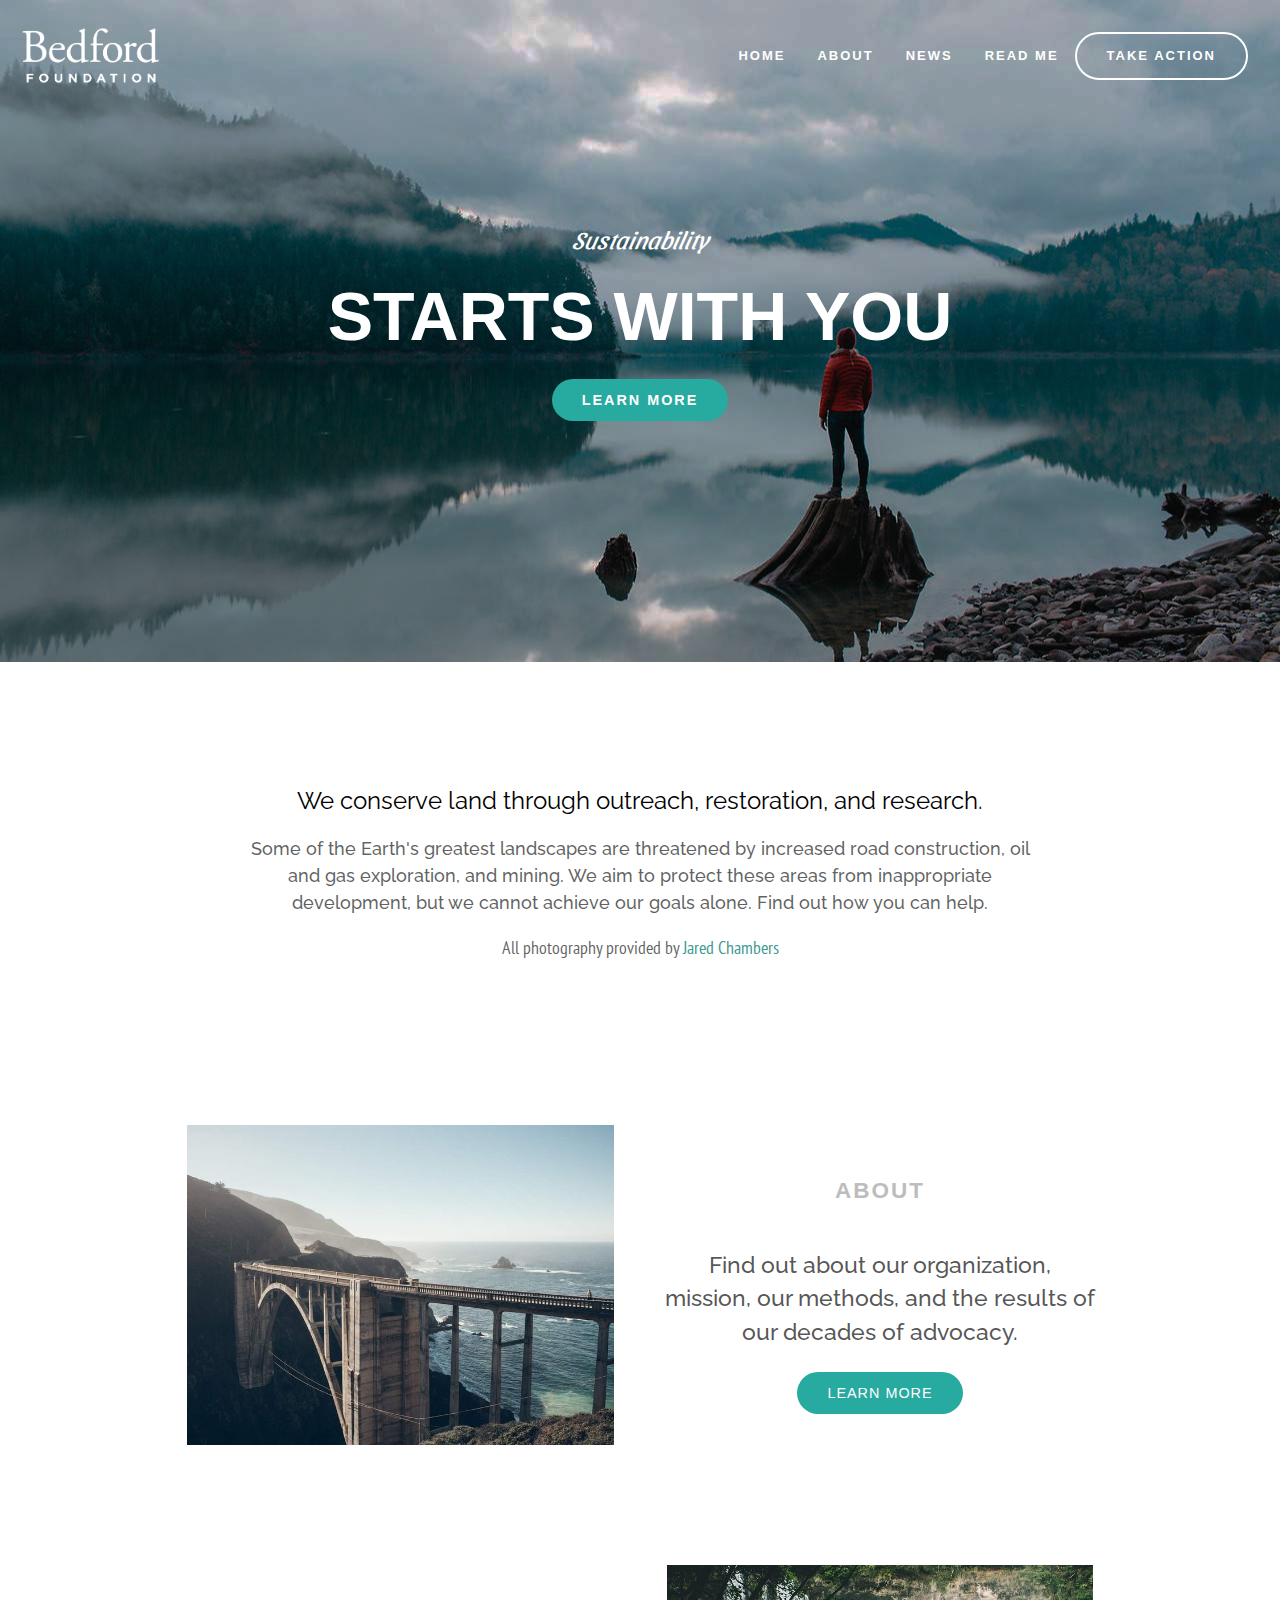
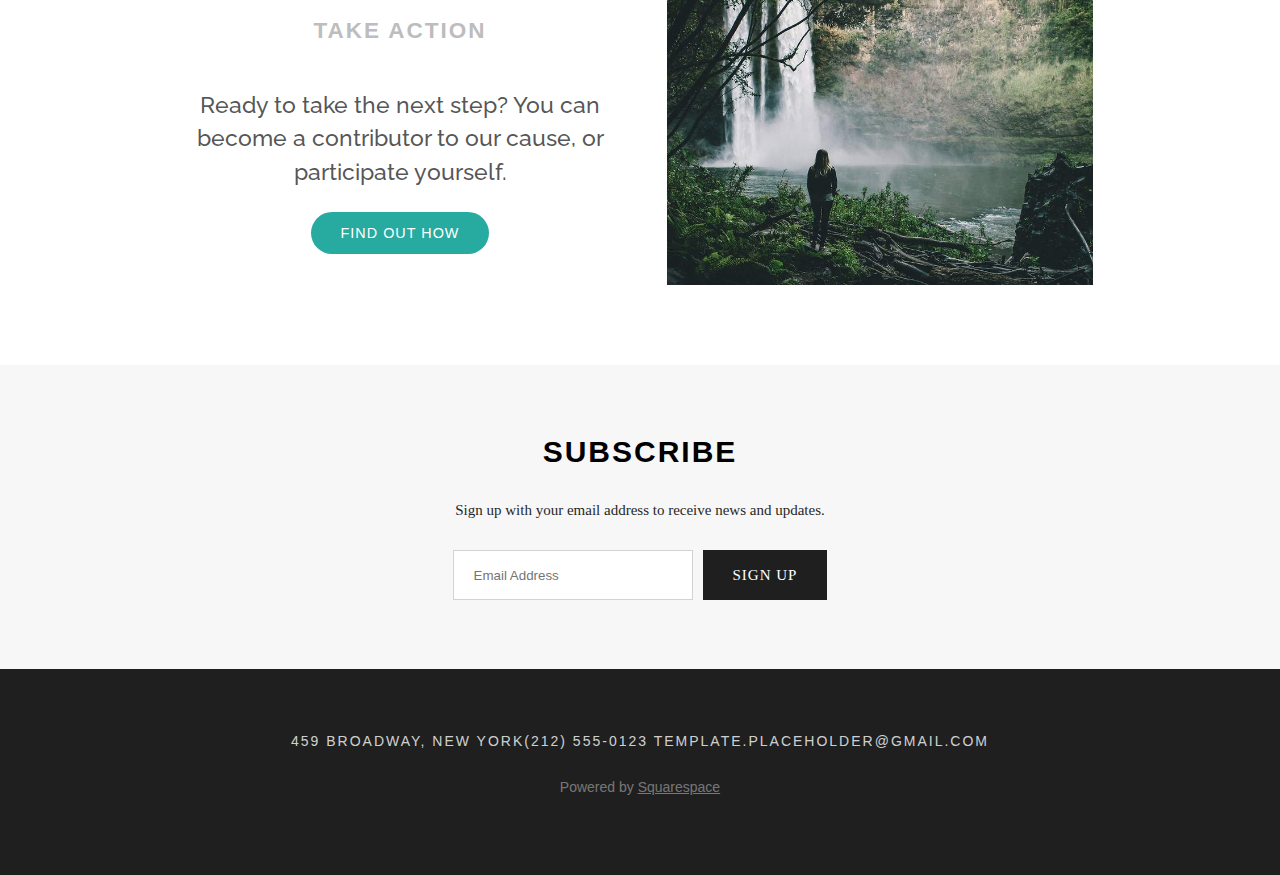
<file: bedford/index.html>
<!DOCTYPE html>
<html lang="en">
<head>
    <meta charset="UTF-8">
    <meta name="viewport" content="width=device-width, initial-scale=1.0">
    <title>Bedfold</title>
    <link rel = "icon" href = "assets/favicon.ico" type = "image/x-icon">
    <link rel="stylesheet" href="style.css">
    <link href="https://fonts.googleapis.com/css2?family=Dancing+Script&family=PT+Sans+Narrow&family=Raleway&family=Sansita+Swashed:wght@300&display=swap" rel="stylesheet">
</head>
<body>
    <section id="start">
        <div id="top">
            <div id="logo">
               <h1>Bedfold found</h1> 
            </div>
            <div id="links">
                <a href="">Home</a>
                <a href="">About</a>
                <a href="">News</a>
                <a href="">Read me</a>
                <button>Take action</button>
            </div>
            <div id="burger">
                <div></div>
                <div></div>
                <div></div>
            </div>
        </div>
        <div id="banner">
            <p>Sustainability</p>
            <h1>STARTS WITH YOU</h1>
            <button>Learn more</button>
            <h1>⠀</h1>
        </div>
    </section>
    <article>
        <div class="card">
            <div id="first-card">
                <h2>We conserve land through outreach, restoration, and research.</h2>
                <p>
                    Some of the Earth's greatest landscapes are threatened by increased road construction, oil <br>
                    and gas exploration, and mining. We aim to protect these areas from inappropriate <br>
                    development, but we cannot achieve our goals alone. Find out how you can help.
                </p>
                <p id="photography">
                    All photography provided by <a href="">Jared Chambers</a>
                </p>
            </div>
        </div>
        <div class="card two-column">
            <div id="photo1"></div>
            <div class="card-text">
                <h3>about</h3>
                <p>
                    Find out about our organization, <br>
                    mission, our methods, and the results of <br>
                    our decades of advocacy.
                </p>
                <button>Learn more</button>
            </div>
        </div>
        <div class="card two-column">
            <div class="card-text">
                <h3>Take action</h3>
                <p>
                    Ready to take the next step? You can <br>
                    become a contributor to our cause, or <br>
                    participate yourself.
                </p>
                <button>Find out how</button>
            </div>
            <div id="photo2"></div>
        </div>
        <div id="subscribe-box">
            <div class="card" id="subscribe-content">
                <h3>Subscribe</h3>
                <p>Sign up with your email address to receive news and updates.</p>
                <div id="email">
                    <input type="text" placeholder="Email Address">
                    <button>sign up</button>
                </div>
            </div>
        </div>
    </article>
    <footer>
        <div id="footer-content">
            <p>459 BROADWAY, NEW YORK(212) 555-0123 <a href="">TEMPLATE.PLACEHOLDER@GMAIL.COM</a></p>
            <p id="powered">Powered by <a href="">Squarespace</a></p>
        </div>
    </footer>
</body>
</html>
</file>
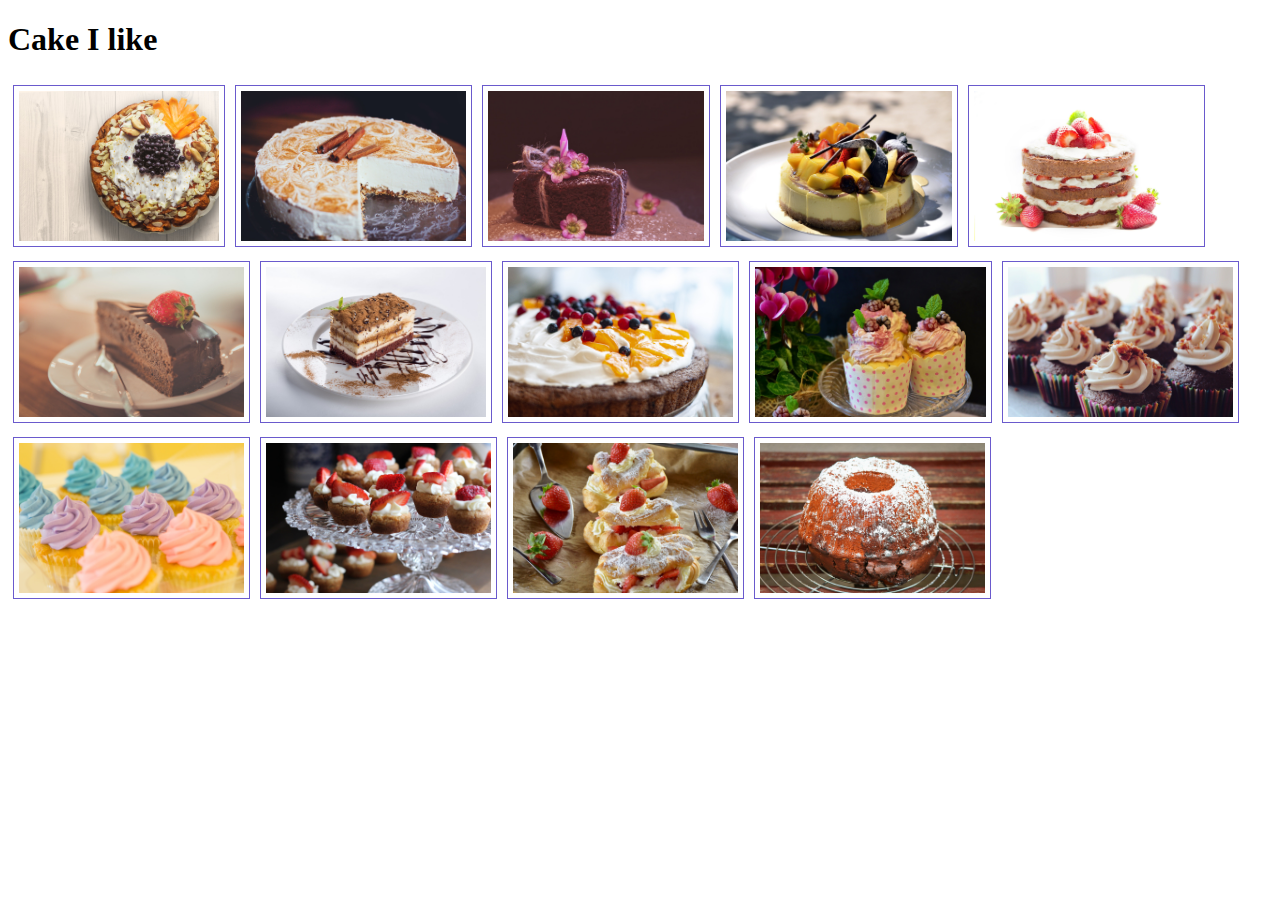
<file: gallery/index.html>
<!DOCTYPE html>
<html lang="en">
<head>
    <meta charset="UTF-8">
    <meta name="viewport" content="width=device-width, initial-scale=1.0">
    <title>Cake</title>
    <link rel="stylesheet" href="style.css">
    <script src="main.js" defer></script>
</head>
<body>
    <h1>Cake I like</h1>
    <section id="album-view">

    </section>
    <section id="modal-view" class="hidden">
    </section>
</body>
</html>
</file>
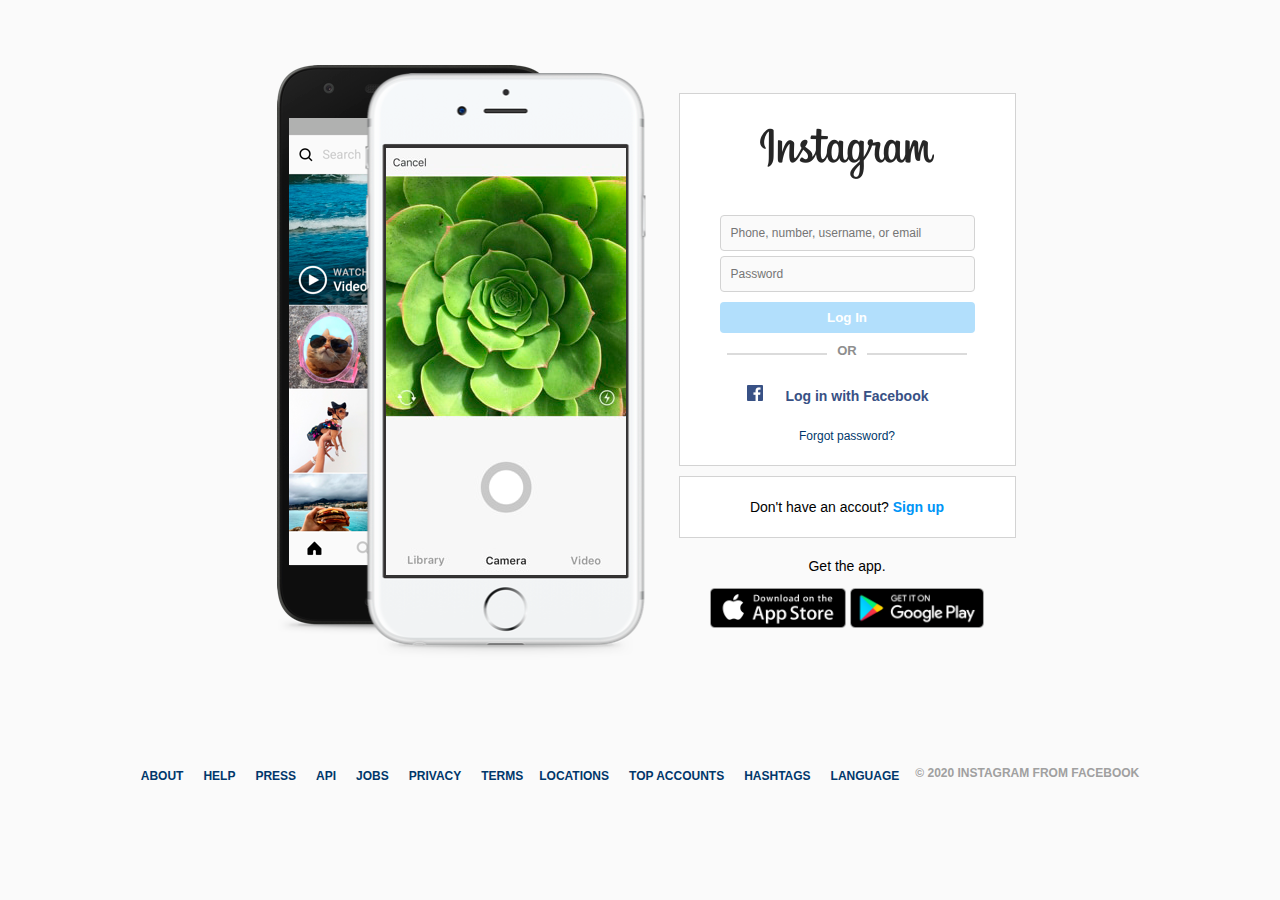
<file: insta/index.html>
<!DOCTYPE html>
<html lang="en">
<head>
    <meta charset="UTF-8">
    <meta name="viewport" content="width=device-width, initial-scale=1.0">
    <title>Instagram</title>
    <link rel = "icon" href = "assets/icon.png" type = "image/x-icon">
    <link rel="stylesheet" href="style.css">
</head>
<body>
    <article id="main">
        <div id="screenshot">
        </div>
        <aside id="rightside">
            <div class="container">
                <h1>Instagarm</h1>
                <input type="text" placeholder="Phone, number, username, or email">
                <input type="password" placeholder="Password">
                <button id="login">Log In</button>
                <div id="or">
                    <div id="or-left">
                        <div class="line"></div>
                    </div>
                    <div id="or-text">OR</div>
                    <div id="or-right">
                        <div class="line"></div>
                    </div>
                </div>
                <div id="facebook-icon"></div>
                <button id="facebook">
                    <span id="facebook-text">Log in with Facebook</span>
                </button>
                <a href="" id="forgot">Forgot password?</a>
            </div>
            <div class="container">
                <div id="new-account">
                    <p>Don't have an accout?</p>
                    <a href="" id="signup">Sign up</a>    
                </div>
            </div>
            <div id="getapp">
                <p>Get the app.</p>
                <div id="store">
                    <img src="assets/appstore.png" alt="">
                    <img src="assets/gplay.png" alt="">
                </div>
            </div>
        </aside>
    </article>
    <footer>
        <div id="links">
            <div>
                <a href="">about</a>
                <a href="">help</a>
                <a href="">press</a>
                <a href="">api</a>
                <a href="">jobs</a>
                <a href="">privacy</a>
                <a href="">terms</a>
            </div>
            <div>
                <a href="">locations</a>
                <a href="">top accounts</a>
                <a href="">hashtags</a>
                <a href="">language</a>
            </div>
        </div>
        <span id="copyright">© 2020 Instagram from Facebook</div>
    </footer>
</body>
</html>
</file>
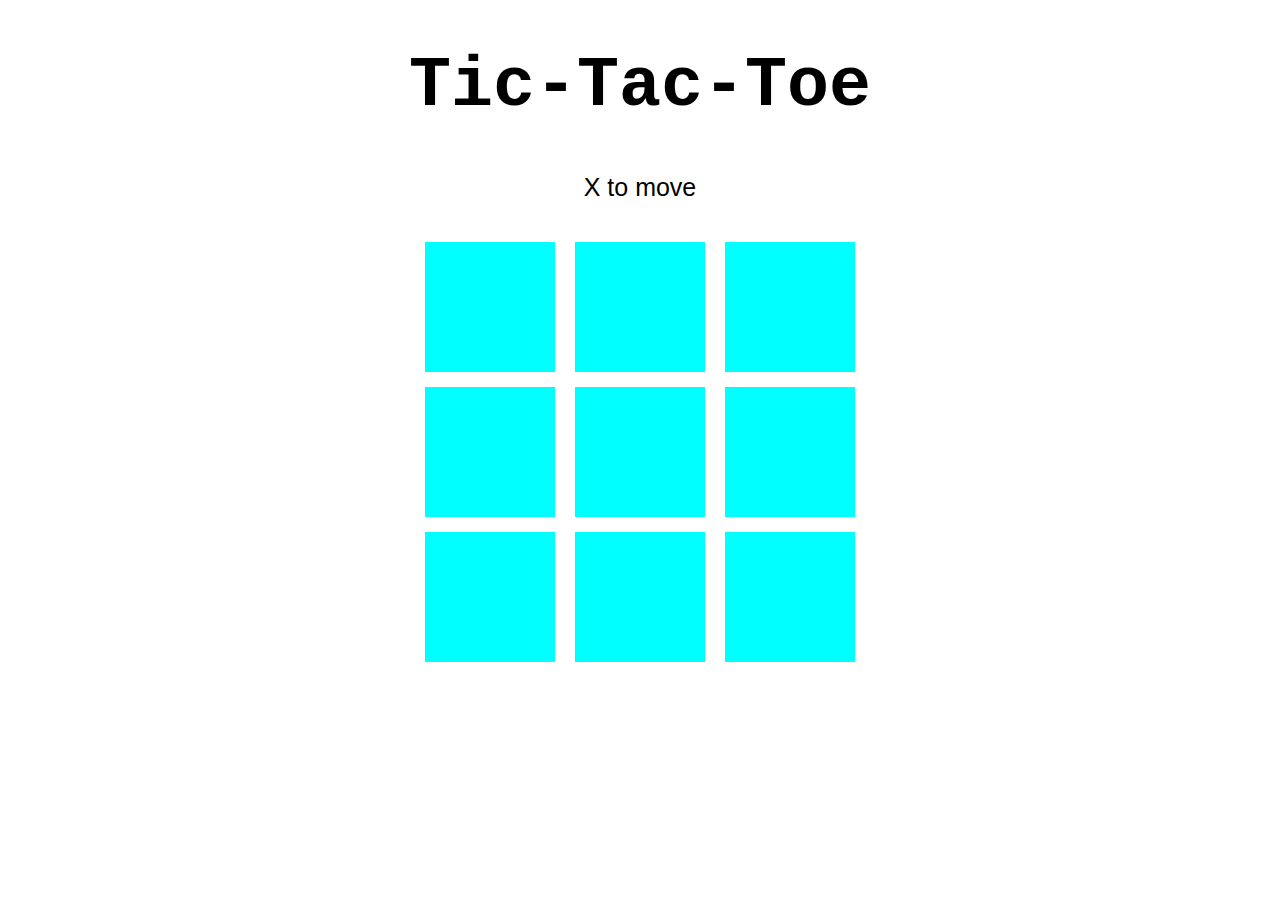
<file: tic-tac-toe/index.html>
<!DOCTYPE html>
<html lang="en">
<head>
    <meta charset="UTF-8">
    <meta name="viewport" content="width=device-width, initial-scale=1.0">
    <link rel="stylesheet" href="style.css">
    <title>Tic-Tac-Toe</title>
    <script src="main.js" defer></script>
</head>
<body>
    <header>
        <h1>Tic-Tac-Toe</h1>
        <p id="move">X to move</p>
    </header>
    <article>
        <div id="board">
            <div class="board-line">
                <div class="cell" id="0"></div>
                <div class="cell" id="1"></div>
                <div class="cell" id="2"></div>
            </div>
            <div class="board-line">
                <div class="cell" id="3"></div>
                <div class="cell" id="4"></div>
                <div class="cell" id="5"></div>    
            </div>
            <div class="board-line">
                <div class="cell" id="6"></div>
                <div class="cell" id="7"></div>
                <div class="cell" id="8"></div>    
            </div>
        </div>
    </article>
</body>
</html>
</file>
<file: bedford/style.css>
body {
    margin: 0;
    display: flex;
    flex-direction: column;
    justify-content: center;
}

button {
    background-color: #27aa9f;
    padding: 13px 30px;
    
    border: 0px solid black;
    border-radius: 5em;

    letter-spacing: 1px;
    text-transform: uppercase;
    font-size: 1.6vmin;
    font-weight: 500;
    color: white;
}

button:hover {
    background-color: rgb(80, 220, 210);
}

#burger {
    display: none;
    margin: 16px;
}

#burger div {
    width: 30px;
    height: 3px;
    background-color: white;
    margin: 6px 0;
}

#shadow {
    background-color: rgba(26, 26, 26, 0.7);
}

#start {
    display: flex;
    flex-direction: column;

    background-image: url('assets/banner2.jpg');
    background-repeat: no-repeat;
    background-position: center;
    background-size: cover;
    background-color: black;

    color: white;
}

#logo {
    background-image: url('assets/bedford.png');
    background-repeat: no-repeat;
    background-position: center;
    background-size: contain;

    width: 150px;

    margin: 16px;

    /* Hide the text. */
    text-indent: 100%;
    white-space: nowrap;
    overflow: hidden;
}

#links {
    display: flex;
    white-space: nowrap;
    margin: 32px;
}

#links a {
    margin: 16px;
    color: white;
    text-transform: uppercase;
    text-decoration: none;

    font-family: Arial, Helvetica, sans-serif;
    font-size: 13px;
    font-weight: 600;
    letter-spacing: 2px;
}

#links button {
    background-color: rgba(0,0,0, 0.0);
    font-family: Arial, Helvetica, sans-serif;
    font-size: 13px;
    font-weight: 600;
    letter-spacing: 2px;

    border: 2px solid white;
}

#links button:hover {
    background-color: white;
    color: black;
}

#top {
    display: flex;
    justify-content: space-between;
}

#banner {
    display: flex;
    flex-direction: column;
    justify-content: center;
    align-items: center;
    height: 550px;
    text-align: center;
}

#banner p {
    margin: 0;
    font-family: 'Sansita Swashed', cursive;
    font-style: italic;
    font-size: 24px;
}

#banner h1 {
    margin: 24px;
    font-size: 68px;
    font-family: Arial, Helvetica, sans-serif;
}

#banner button {
    font-weight: 600;
    letter-spacing: 2px;
}

#first-card {
    text-align: center;
    margin: 44px;
}

#first-card h2 {
    font-family: 'Raleway', sans-serif;
    font-weight: 400;
}

#first-card p {
    font-size: 18px;
    color: rgba(26, 26, 26, 0.7)
}

#photography {
    font-size: 22px;
    font-family: 'PT Sans Narrow', sans-serif;
}

#photography a {
    color: rgb(61, 153, 145);
    text-decoration: none;
}

.card {
    max-width: 960px;
    margin: auto;
    margin-top: 40px;
    margin-bottom: 40px;
    padding: 40px;
}

.card h3 {
    color: rgba(189, 189, 189);
    letter-spacing: 2px;
    font-family: Arial, Helvetica, sans-serif;
    font-size: 2.5vmin;
    font-weight: 600;
}

.card p {
    font-family: 'Raleway', sans-serif;
    color: rgba(0,0,0, 0.68);
    font-weight: 500;
    font-style: normal;
    line-height: 1.5em;
    font-size: 2.5vmin;
}

.two-column {
    display: flex;
}

.card-text {
    display: flex;
    flex-direction: column;
    justify-content: center;
    align-items: center;
    flex: 50%;
    text-align: center;
    height: 25vw;
}

.card-text h3 {
    text-transform: uppercase;
}

#photo1 {
    background-image: url('assets/photo1.jpeg');
    background-position: center;
    background-repeat: no-repeat;
    background-size: contain;
    height: 25vw;
    flex: 50%;
}

#photo2 {
    background-image: url('assets/photo2.jpg');
    background-position: center;
    background-repeat: no-repeat;
    background-size: contain;
    flex: 50%;
}

#subscribe-box {
    background-color: rgb(247, 247, 247);
}

#subscribe-content {
    max-width: 800px;
    margin: auto;
    padding: 40px;
    text-align: center;
}

#subscribe-content h3 {
    font-size: 30px;
    font-weight: 600;
    font-family: sans-serif;
    text-transform: uppercase;
    color: black;
}

#subscribe-content p {
    font-size: 15px;
    font-family: Georgia, serif;
    font-weight: 400;
    color: rgb(39, 39, 39);
}

#email {
    display: flex;
    justify-content: center;
    margin: 24px;
}

#subscribe-content input {
    background-color: white;
    color: lightgrey;
    border: 1px solid lightgrey;
    height: 50px;
    width: 240px;
    padding: 20px;
    box-sizing: border-box;
    margin: 5px;
}

#subscribe-content button {
    background-color: #1f1f1f;
    border: none;
    border-radius: 0;
    height: 50px;
    box-sizing: border-box;
    font-weight: 500;
    font-size: 15px;
    font-family: 'Times New Roman', Times, serif;
    white-space: nowrap;
    margin: 5px;
}

footer {
    background-color: #1f1f1f;
    color: rgba(255, 255, 255, 0.8);
    letter-spacing: 2px;
    text-align: center;
    font-family: sans-serif;
    font-size: 14px;
}

footer a {
    text-decoration: none;
    color:rgba(255, 255, 255, 0.8);
}

#footer-content {
    padding: 50px;
}

#powered {
    padding: 16px;
    color: rgba(255, 255, 255, 0.4);
    font-family: sans-serif;
    letter-spacing: normal;
}

#powered a {
    color: rgba(255, 255, 255, 0.4);
    text-decoration: underline;
}


@media (max-width: 620px) {
    #banner p {
        font-size: 16px;
    }
    
    #banner h1 {
        font-size: 36px;
    }
}


@media (max-width: 720px) {
    #links {
        display: none;
    }

    #burger {
        display: block;
    }
}
</file>
<file: gallery/style.css>
#album-view img {
    border: 1px solid slateblue;
    margin: 5px;
    padding: 5px;
    height: 150px;
}

#modal-view {
    position: absolute;
    top: 0;
    left: 0;
    height: 100vh;
    width: 100vw;

    background-color: rgba(0, 0, 0, 0.9);
    z-index: 2;

    display: flex;
    justify-content: center;
    align-items: center;
}

#modal-view img {
    max-height: 100%;
    max-width: 100%;
}

#modal-view.hidden {
    display: none;
}

.no-scroll {
    overflow: hidden;
}
</file>
<file: insta/style.css>
body {
    display: flex;
    flex-direction: column;
    background-color: rgb(250, 250, 250);
}

#main {
    display: flex;
    margin-top: 40px;
    margin-bottom: 100px;
    justify-content: center;
}

#screenshot {
    height: 618px;
    width: 414px;
    background-image: url('assets/phone.png');
    background-position: center;
    background-repeat: no-repeat;
    background-size: cover;
    position: relative;
}

#rightside {
    margin-top: 35px;
}

.container {
    display: block;
    background-color: white;
    width: 255px;
    border: 1px solid lightgrey;
    padding: 40px;
    padding-top: 10px;
    padding-bottom: 10px;
    align-items: center;
    margin: 10px;
    text-align: center;
    font-family: "Segoe UI", sans-serif;
    font-size: 14px;
    font-weight: 300;
}

.container a {
    display: block;
}

.container p {
    display: inline;
}

.container h1 {
    width: 175px;
    height: 51px;
    background-image: url('assets/title.png');
    background-position-y: -130px;
    
    margin: auto;
    margin-top: 24px;
    margin-bottom: 36px;

    /* Hide the text. */
    text-indent: 100%;
    white-space: nowrap;
    overflow: hidden;
}

input {
    display: block;
    margin: auto;
    margin-top: 5px;
    padding: 10px;
    width: 255px;
    background-color: rgb(250, 250, 250);
    border: 1px solid lightgrey;
    border-radius: 4px;
    box-sizing: border-box;

    font-size: 12px;
    font-family: "Segoe UI", sans-serif;
}

#login {
    margin: auto;
    margin-top: 10px;
    padding: 8px;
    box-sizing: border-box;
    width: 255px;

    border: none;
    border-radius: 4px;
    font-weight: bold;
    color: white;
    background-color: rgb(178, 223, 252);
}

#or {
    display: flex;
    justify-content: center;
    margin: 10px;
}

#or-left {
    padding: 10px;
}

#or-right {
    padding: 10px;
}

#or-text {
    color: rgb(142, 142, 142);
    font-family: "Segoe UI", sans-serif;
    font-size: 13px;
    font-weight: 600;
}

#facebook {
    margin: 12px;
    border: none;
    background-color: white;
}

#facebook-icon {
    background-image: url('assets/title.png');
    background-position-x: -414px;
    background-position-y: -259px;

    display: inline-block;
    min-height: 16px;
    min-width: 16px;
}

#facebook-text {
    color: #385185;
    font-size: 14px;
    font-family: "Segoe UI", sans-serif;
    font-weight: 600;
}

#forgot {
    text-decoration: none;
    color: rgb(0, 55, 107);
    font-family: "Segoe UI", sans-serif;
    font-size: 12px;
    font-weight: 400;
    margin: 12px;
}

.line {
    background-color: rgb(219, 219, 219);
    height: 2px;
    width: 100px;
}

#new-account {
    margin: 12px;
}

#signup {
    display: inline;
    text-decoration: none;
    color: rgb(0, 149, 246);
    font-weight: 600;
}

#getapp {
    text-align: center;
    font-family: "Segoe UI", sans-serif;
    font-size: 14px;
    margin: 20px;
}

#store img {
    height: 40px;
}

footer {
    display: flex;
    flex-wrap: wrap;
    justify-content: space-between;
    margin: auto;
    margin-bottom: 40px;
    max-width: 1200px;
}

#links {
    display: flex;
}

footer a {
    color: rgb(0, 55, 107);
    margin-right: 16px;
    margin-bottom: 7px;
    font-size: 12px;
    font-family: "Segoe UI", sans-serif;
    font-weight: 600;
    text-decoration: none;
    text-transform: uppercase;
}

#copyright {
    color: rgb(160, 160, 160);
    font-size: 12px;
    font-weight: bold;
    font-family: "Segoe UI", sans-serif;
    text-transform: uppercase;
}

@media (max-width: 800px) {
    #screenshot {
        display: none;
    }
}

@media (max-width: 900px) {
    #copyright {
        float: left;
    }
    #links {
        flex-direction: row;
        flex-wrap: wrap;
        justify-content: center;
    }
    footer {
        justify-content: center;
    }
}
</file>
<file: tic-tac-toe/style.css>
body {
  font-family: "Courier New", Courier, monospace;
  text-align: center;
}

h1 {
  font-size: 70px;
}

#dropbtn {
  background-color: rgb(253, 81, 69);
  color: white;
  padding: 16px;
  font-size: 16px;
  min-width: 160px;
  border: none;
  left: 0;
  right: 0;
}

.dropdown {
  position: relative;
  display: inline-block;
}

.dropdown-content {
  display: none;
  position: absolute;
  background-color: #f9f9f9;
  min-width: 160px;
  box-shadow: 0px 8px 16px 0px rgba(0, 0, 0, 0.2);
  z-index: 1;
}

.dropdown-content a {
  color: black;
  padding: 12px 16px;
  text-decoration: none;
  display: block;
}

.dropdown-content a:hover {
  background-color: #f1f1f1;
}
.dropdown:hover .dropdown-content {
  display: block;
}
.dropdown:hover .dropbtn {
  background-color: rgba(151, 21, 21, 0.925);
}

#move {
  font-size: 25px;
  font-family: "Segoe UI", Tahoma, Geneva, Verdana, sans-serif;
}

#board {
  display: flex;
  justify-content: center;
  margin: auto;
  max-width: 600px;
  font-size: 50px;
}

#board-line {
  display: flex;
}

.cell {
  display: flex;
  justify-content: center;
  align-items: center;
  width: 130px;
  height: 130px;
  margin: 10px;
  margin-top: 15px;
  background-color: aqua;
}
</file>
